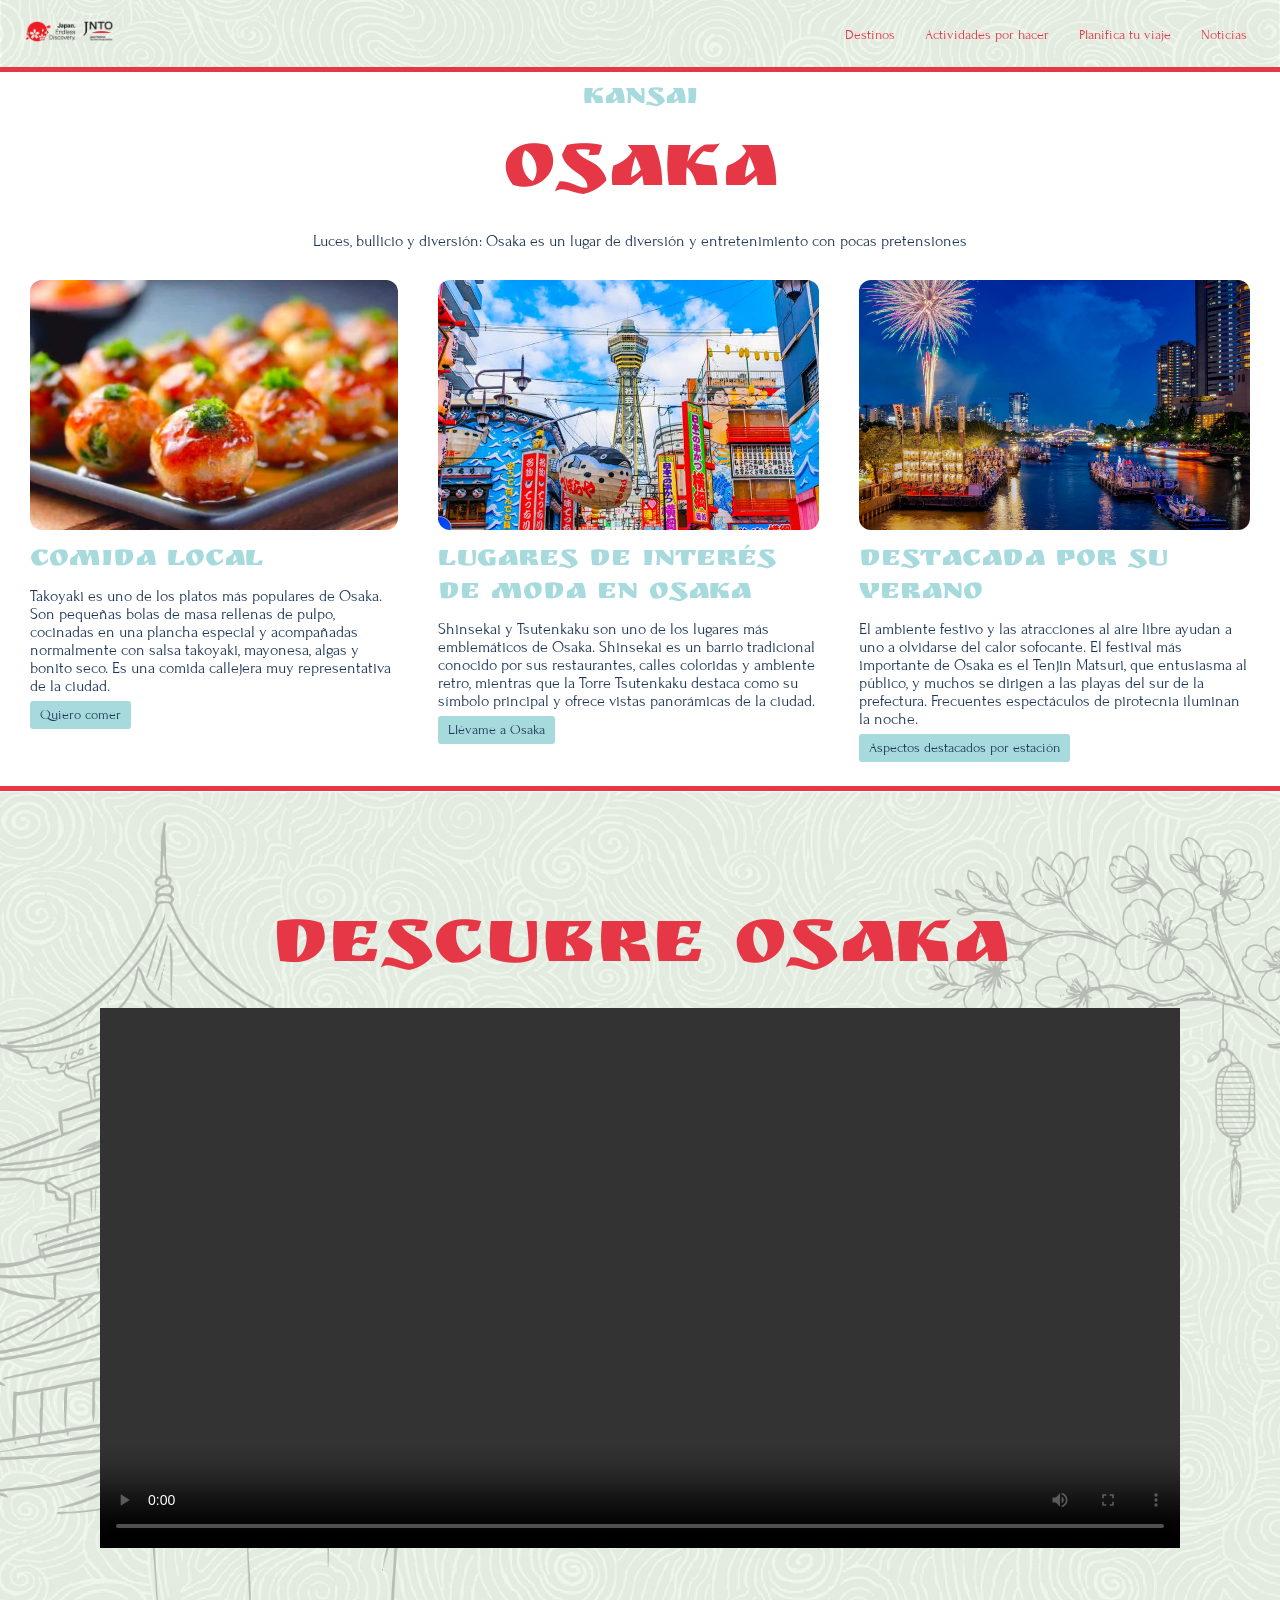
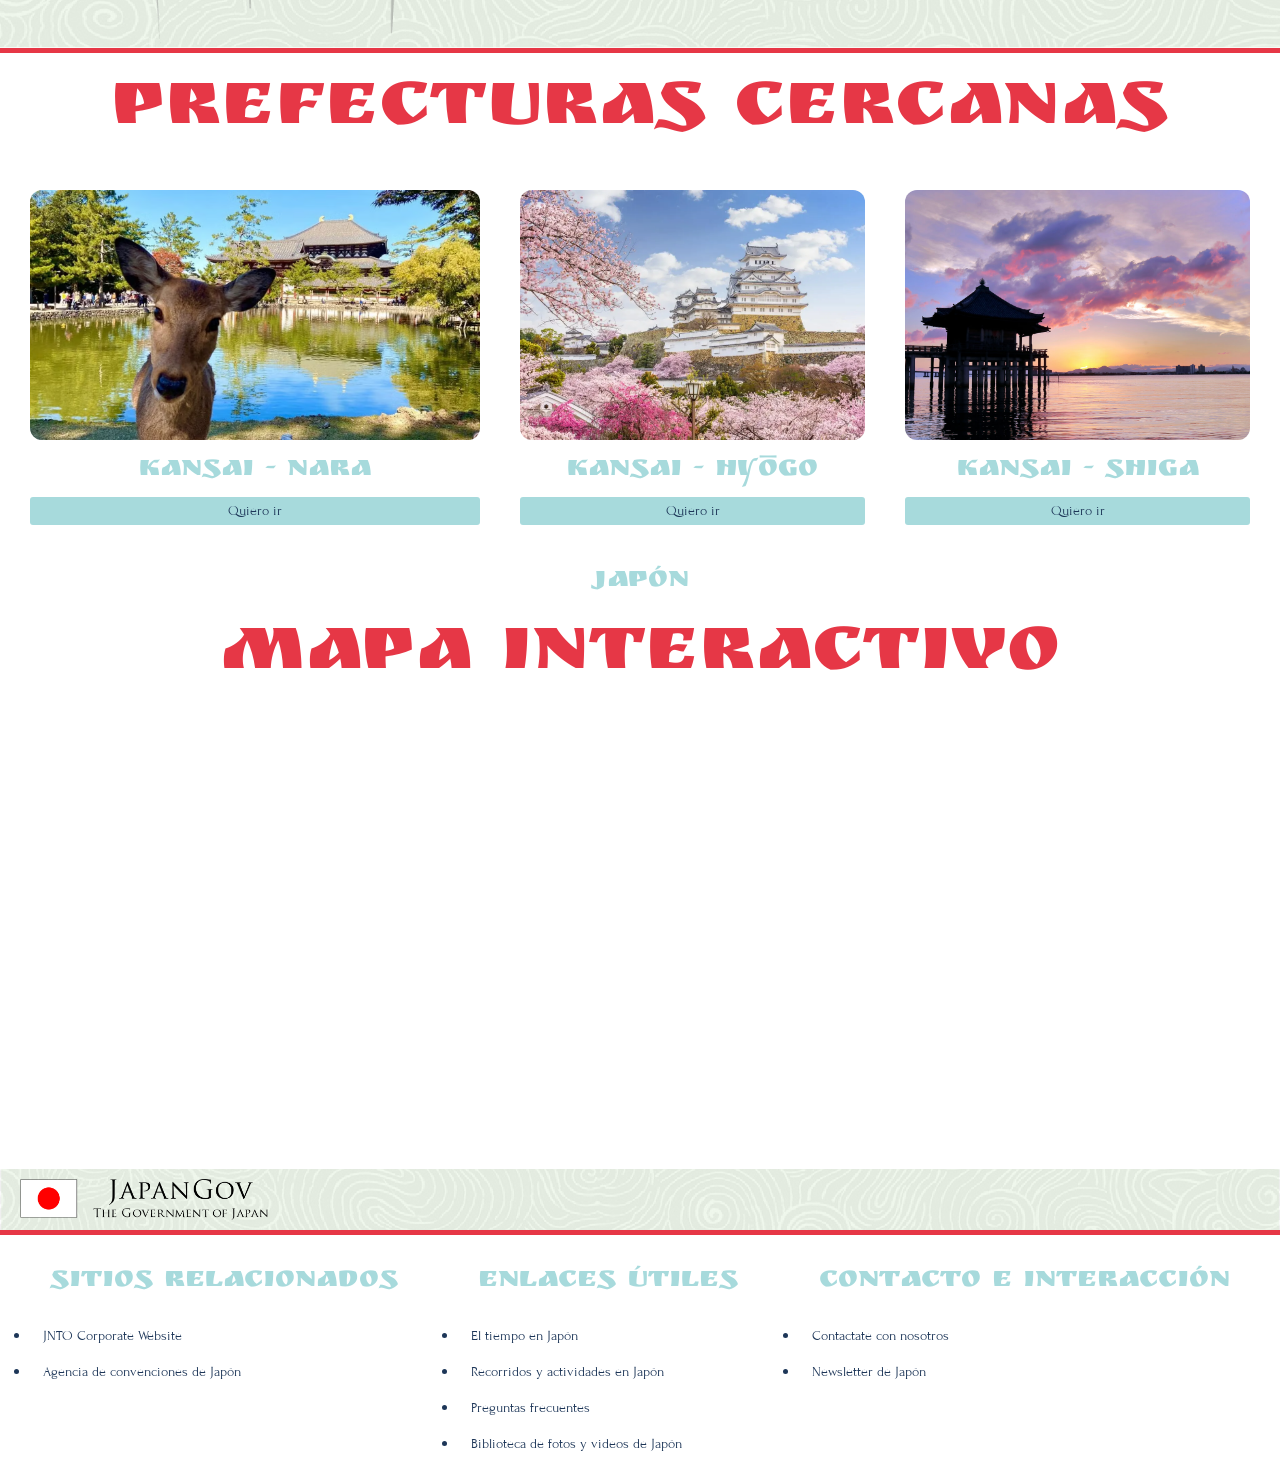
<file: Tarea-02/index.html>
<!DOCTYPE html>
<html lang="es">
    <head>
        <meta charset="UTF-8">
        <meta name="viewport" content="width, initial-scale:1.0">
        <title>Japan Travel - Sitio Oficial de Información Turística</title>
        <meta name="description" content="Descubre la naturaleza y la cultura por todo Japón">
        <meta name="robots" content="index, follow">

        <link href="Style.Japan.css" rel="stylesheet">
        <link rel="preconnect" href="https://fonts.googleapis.com">
        <link rel="preconnect" href="https://fonts.gstatic.com" crossorigin>
        <link href="https://fonts.googleapis.com/css2?family=Ruslan+Display&display=swap" rel="stylesheet">
        <link rel="preconnect" href="https://fonts.googleapis.com">
        <link rel="preconnect" href="https://fonts.gstatic.com" crossorigin>
        <link href="https://fonts.googleapis.com/css2?family=Forum&display=swap" rel="stylesheet">
    </head>

    <body>

        <!-- Cabecera principal del sitio -->
        <header id="Cabecera-principal">
            <!-- Logo del sitio 
            href-> la dirección a donde voy al dar clic  
            -->
            <a href="index.html" aria-label="Ir a la página de inicio de Turismo de Japón">
                <img class="Logo" src="assets/LOGOTURISMO.png" alt="Logotipo oficial de Organización Nacional de Turismo de Japón" width="20%">
            </a>

            <!-- Navegador principal -->
            <nav role="navigation" aria-label="Menu principal">
                  <a href="https://www.japan.travel/es/destinations/" class="boton-principal">Destinos</a>
                  <a href="https://www.japan.travel/es/things-to-do/" class="boton-principal">Actividades por hacer</a>
                  <a href="https://www.japan.travel/es/plan/" class="boton-principal">Planifica tu viaje</a>
                  <a href="https://www.japan.travel/es/es/news/" class="boton-principal">Noticias</a>
            </nav>

        </header>



        <!-- Contenido principal del sitio -->
        <main role="main">

            <h2 class="titulo-sp">Kansai</h2>
            <h1 class="titulo-principal">Osaka</h1>

            <!-- Actividades destacadas-->
            <section id="areas destacadas">
                <h2 class="description">Luces, bullicio y diversión: Osaka es un 
                    lugar de diversión y entretenimiento con pocas pretensiones</h2>
                
                <div class="articulos">

                    <!-- tarjeta -->
                    <article role="article" class="articulo-index">
                        <img class="imagen-articulo" src="assets/Takoyaki.jpg" alt="Takoyaki comida local de la zona" width="40%">
                        <h3 class="titulo-secundario">Comida Local</h3>
                        <p class="parrafo">Takoyaki es uno de los platos más populares de Osaka. Son pequeñas bolas de masa rellenas de pulpo, 
                            cocinadas en una plancha especial y acompañadas normalmente con salsa takoyaki, mayonesa, algas y bonito 
                            seco. Es una comida callejera muy representativa de la ciudad.</p>
                        <a class="boton-secundario" href="http://takoyaki-wanaka.com/" aria-label="Restaurantes locales para disfrutar del Takoyaki">Quiero comer</a>
                    </article>

                    <!-- tarjeta -->
                    <article role="article" class="articulo-index">
                        <img class="imagen-articulo" src="assets/Barrio y torre.jpg" alt="Barrio Shinsekai y Torre Tsutenkaku" width="40%">
                        <h3 class="titulo-secundario">Lugares de interés de moda en Osaka</h3>
                        <p class="parrafo">Shinsekai y Tsutenkaku son uno de los lugares más emblemáticos de Osaka. Shinsekai es un barrio tradicional conocido por sus restaurantes, 
                            calles coloridas y ambiente retro, mientras que la Torre Tsutenkaku destaca como su símbolo principal y ofrece vistas panorámicas de la ciudad.</p>
                        <a class="boton-secundario" href="https://www.japan.travel/es/destinations/kansai/osaka/" aria-label="Ver información sobre lugares de interés">Llévame a Osaka</a>
                    </article>

                    <!-- tarjeta -->
                    <article role="article" class="articulo-index">
                        <img class="imagen-articulo" src="assets/tenjin.jpg" alt="Festival Tenjin Matsuri Osaka" width="40%">
                        <h3 class="titulo-secundario">Destacada por su Verano</h3>
                        <p class="parrafo">El ambiente festivo y las atracciones al aire libre ayudan a uno a olvidarse del calor sofocante. El festival más 
                            importante de Osaka es el Tenjin Matsuri, que entusiasma al público, y muchos se dirigen a las playas del sur de 
                            la prefectura. Frecuentes espectáculos de pirotecnia iluminan la noche.</p>
                        <a class="boton-secundario" href="https://www.japan.travel/es/destinations/kansai/osaka/" aria-label="Ver más información sobre los aspectos destacados por estación">Aspectos destacados por estación</a>
                    </article>


                </div>

            </section>
            <!-- Fin de actividades destacadas-->

            <!-- Contenido Multimedia -->
            <section id="area-experiencia">
                <h2 class="titulo-principal">Descubre Osaka</h2>
                <div>
                    <video class="video" controls autoplay loop  aria-label="Video para descubrir Osaka" preload="metadata">
                        <source src="assets/VIDEO OSAKA.mp4" type="video/mp4">
                        Tu navegador no soporta videos.
                    </video>
                </div>
            </section>
            <!-- Fin de Contenido Multimedia -->



            <!-- Contenidos Destacados -->
            <section id="Prefecturas">
                <h2 class="titulo-principal">Prefecturas Cercanas</h2>
                <div class="Prefecturas">
                    
                    <!-- Tarjeta Destacada 1 -->
                    <article role="article" class="PC">
                        <img class="imagen-articulo" src="assets/nara.avif" alt="Nara - la capital de la prefectura de Nara en Japón" width="40%">
                        <h3 class="titulo-sp">Kansai - Nara</h3>
                        <a class="boton-tercer" href="https://www.japan.travel/es/destinations/kansai/nara/" aria-label="Ver más sobre la prefectura">Quiero ir</a>
                    </article>

                    <!-- Tarjeta Destacada 2 -->
                    <article role="article" class="PC">
                        <img class="imagen-articulo" src="assets/hyogo.webp" alt="Castillo de himeji - Hyōgo" width="40%">
                        <h3 class="titulo-sp">Kansai - Hyōgo</h3>
                        <a class="boton-tercer" href="https://www.japan.travel/es/destinations/kansai/hyogo/" aria-label="Ver más sobre los espacios de Hyōgo">Quiero ir</a>
                    </article>

                    <!-- Tarjeta Destacada 3 -->
                    <article role="article" class="PC">
                        <img class="imagen-articulo" src="assets/shiga.jpg" alt="Templo ubicado en el lago Biwa" width="40%">
                        <h3 class="titulo-sp">Kansai - Shiga</h3>
                        <a class="boton-tercer" href="https://www.japan.travel/es/destinations/kansai/shiga/" aria-label="Ver más sobre shiga">Quiero ir</a>
                    </article>

                </div>
            </section>


            <!-- Ubicación Geográfica -->
            <section aria-labelledby="titulo-mapa">
                <h2 class="titulo-sp">Japón</h2>
                <h2 class="titulo-principal"> Mapa interactivo</h2>

                <div class="map-container">
                    <iframe
                        src="https://www.google.com/maps?q=Osaka,+Japan&output=embed"
                        width="100%"
                        height="450"
                        style="border:0;"
                        allowfullscreen=""
                        loading="lazy"
                        title="Mapa interactivo de Osaka, Japón">
                    </iframe>
                </div>
            </section>

        </main>

        <!-- Pie de Página Institucional -->
    <footer role="contentinfo">

            <!-- Identificador Institucional del Footer -->
            <div class="footer-brand">
                <img id="Gobierno" src="assets/JapanGov_logo_(variant).svg.webp" alt="Logotipo oficial del Gobierno de Japón" width="20%">
            </div>

            <!-- Columnas de Enlaces del Footer -->
            <div id="links">
                
                <!-- Lista 1: Sitios relacionados -->
                <nav>
                    <h3 id="footer-Sitios-relacionados">Sitios relacionados</h3>
                    <ul class="links-pp">
                        <li><a class="LPP" href="https://www.jnto.go.jp/en/">JNTO Corporate Website</a></li>
                        <li><a class="LPP" href="https://www.japanmeetings.org">Agencia de convenciones de Japón</a></li>
                    </ul>
                </nav>

                <!-- Lista 2: Profesionales -->
                <nav>
                    <h3 id="footer-Enlaces-Útiles">Enlaces Útiles</h3>
                    <ul class="links-pp">
                        <li><a class="LPP" href="https://www.japan.travel/en/weather/">El tiempo en Japón</a></li>
                        <li><a class="LPP" href="https://www.japan.travel/es/itineraries/">Recorridos y actividades en Japón</a></li>
                        <li><a class="LPP" href="https://www.japan.travel/en/faq/">Preguntas frecuentes</a></li>
                        <li><a class="LPP" href="https://www.japan.travel/en/japan-photo-and-video-library/">Biblioteca de fotos y videos de Japón</a></li>
                    </ul>
                </nav> 

                <!-- Lista 3: Interacción y Contacto -->
                <nav>
                    <h3 id="footer-contacto">Contacto e Interacción</h3>
                    <ul class="links-pp">
                        <li><a class="LPP" href="https://www.japan.travel/es/es/contact/">Contactate con nosotros</a></li>
                        <li><a class="LPP" href="https://www.japan.travel/es/es/newsletter-japon/" aria-label="Newsletter oficial">Newsletter de Japón</a></li>
                    </ul>
                </nav>

            </div>
    </footer>

    </body>

</html>
</file>
<file: Tarea-02/Style.Japan.css>
/* indice de estilos

0. generales / colores
1. tipografias
2. header
3. enlaces y botones
4. areas destacadas
5. area experiencia

*/

/* 0. generales / colores */
*{
    margin: 0;
    padding: 0;
    box-sizing: border-box;
}
:root {
    --color-principal: rgb(230, 55, 70);
    --color-acento: rgb(242, 250, 239);
    --color-tercer: rgb(167, 218, 220); 
} 

.imagen-articulo{
width: 100%;
    height: 250px;
    object-fit: cover;
    border-radius: 12px;
}

.articulos{
    display: flex;
    justify-content: space-between;
    margin: 10px 10px;
    display: flex;
    justify-content: space-around;
}

.Prefecturas{
    display: flex;
    justify-content: space-between;
    margin: 10px 10px;
    display: flex;
    justify-content: space-around;
}

.Logo{
    width: 100px;
}

.footer-brand{
    background-image: url("assets/FONDO.jpg");
    background-size: cover;
    background-position: center;
    background-repeat: no-repeat;
    padding: 10px 20px;
    display: flex;
    justify-content: space-between;
    align-items: center;
    flex-wrap: nowrap;
    border-bottom: 5px solid;
    color: var(--color-principal);
}

/* 1. tipografias */
.titulo-principal{
    font-family: "Ruslan Display", sans-serif;
    font-weight: 400;
    font-style: normal;
    font-size: 80px;
    color: var(--color-principal);
    margin: 15px;
    display: flex;
    justify-content: center;
}

.titulo-sp{
    font-family: "Ruslan Display", sans-serif;
    font-weight: 400;
    font-style: normal;
    font-size: 30px;
    color: var(--color-tercer);
    margin: 10px;
    display: flex;
    justify-content: center;
}

.titulo-secundario{
    font-family: "Ruslan Display", sans-serif;
    font-weight: 400;
    font-style: normal;
    font-size: 30px;
    color: var(--color-tercer);
    margin: 20px;
}


.parrafo{
    font-family: "Forum", serif;
    font-weight: 400;
    font-style: normal;
    font-style: normal;
    font-size: 16px;
    color: rgb(29, 54, 88);
}



.description{
    font-family: "Forum", serif;
    font-weight: 400;
    font-style: normal;
    font-style: normal;
    font-size: 16px;
    color: rgb(29, 54, 88);
    text-align: center;
}

/* 2. header */
#Cabecera-principal{
    background-image: url("assets/FONDO.jpg");
    background-size: cover;
    background-position: center;
    background-repeat: no-repeat;
    padding: 10px 20px;
    display: flex;
    justify-content: space-between;
    align-items: center;
    flex-wrap: nowrap;
    border-bottom: 5px solid;
    color: var(--color-principal);
}

/* 3. enlaces y botones */
.boton-principal{
    font-family: "Forum", serif;
    font-optical-sizing: auto;
    font-weight: 400;
    font-style: normal;
    font-size: 14px;
    color: var(--color-principal);
    text-decoration: none;
    padding: 10px 13px;
    transition: all linear 0.3s;
    border-radius: 10px;
}

.boton-principal:hover{
    color: var(--color-tercer);
    background-color: var(--color-principal);
}

.boton-secundario{
    font-family: "Forum", serif;
    font-optical-sizing: auto;
    font-weight: 400;
    font-style: normal;
    font-size: 14px;
    color: rgb(29, 54, 88);
    text-decoration: none;
    padding: 6px 10px;
    transition: all linear 0.3s;
    border-radius: 3px;
    background-color: var(--color-tercer);
    
}

.boton-secundario:hover{
    color: var(--color-acento);
    background-color: var(--color-tercer);
    padding: 6px 15px;
}

.boton-tercer{
    font-family: "Forum", serif;
    font-optical-sizing: auto;
    font-weight: 400;
    font-style: normal;
    font-size: 14px;
    color: rgb(29, 54, 88);
    text-decoration: none;
    padding: 6px 10px;
    transition: all linear 0.3s;
    border-radius: 3px;
    background-color: var(--color-tercer);
    display: flex;
    justify-content: center;
}

.boton-tercer:hover{
    color: var(--color-acento);
    background-color: var(--color-tercer);
    padding: 6px 15px;
}

/* 4. areas destacadas */
#areas-destacadas{
justify-content: center;
padding: 100px 0;
}

.articulo-index{
    padding: 20px;
}

.articulo-index *{
    margin: 0 0 10px 0;
}

#prefecturas{
    justify-content: center;
    padding: 100px 0;
}

.PC{
    padding: 20px;
}

.PC *{
    margin: 0 0 10px 0;
}

.video{
    display: flex;
    justify-content: center;
    align-items: center;
    width: 100%;
}

/* responsives */

@media only screen and (max-width: 900px){
    #Cabecera-principal{
        flex-direction: column;
    }
    nav[role=navigation]{
        width: 96%;
    }
    .boton-principal{
        display: block;
        width: 95%;
        margin: 5px 2%;
        text-align: center;
        border-bottom: 1px solid var(--color-principal);
    }

    .articulos{
        flex-direction: column;
    }

    .titulo-principal{
        font-size: 50px;
        text-align: center;
    }
    
    .video{
        width: 100%;
        height: auto;
        display: block;
        max-width: 100%;
    }

    .Prefecturas{
        flex-direction: column;
    }

    #links{
        flex-direction: column;
        text-align: center;
    }

    .LPP{
        display: block;
        width: 95%;
        margin: 5px 2%;
        text-align: center;
        border-bottom: 1px solid var(--color-tercer);
    }
}

/* 5. area-experiencia */
#area-experiencia{
    padding: 100px;
    background-image: url("assets/Fondo-jp.jpg");
    background-size: cover;
    background-position: center;
    background-repeat: no-repeat;
    border-top: 5px solid var(--color-principal);
    border-bottom: 5px solid var(--color-principal);
}

#links{
    display: flex;
    justify-content: space-between;
    margin: 10px 10px;
    display: flex;
    justify-content: space-around;
}

#footer-Enlaces-Útiles{
    font-family: "Ruslan Display", sans-serif;
    font-weight: 400;
    font-style: normal;
    font-size: 30px;
    color: var(--color-tercer);
    margin: 20px;
}

#footer-Sitios-relacionados{
    font-family: "Ruslan Display", sans-serif;
    font-weight: 400;
    font-style: normal;
    font-size: 30px;
    color: var(--color-tercer);
    margin: 20px;
}

#footer-contacto{
    font-family: "Ruslan Display", sans-serif;
    font-weight: 400;
    font-style: normal;
    font-size: 30px;
    color: var(--color-tercer);
    margin: 20px;
}

.links-pp{
    font-family: "Forum", serif;
    font-weight: 400;
    font-style: normal;
    font-style: normal;
    font-size: 16px;
    color: rgb(29, 54, 88);
    text-decoration: none;
}

.LPP{
    color: rgb(29, 54, 88);
    font-family: "Forum", serif;
    font-optical-sizing: auto;
    font-weight: 400;
    font-style: normal;
    font-size: 14px;
    text-decoration: none;
    padding: 10px 13px;
    display: flex;
    transition: all linear 0.3s;
    border-radius: 10px;
    padding: 10px 13px;
}

.LPP:hover{
    color: var(--color-acento);
    background-color: var(--color-tercer);
}
</file>
